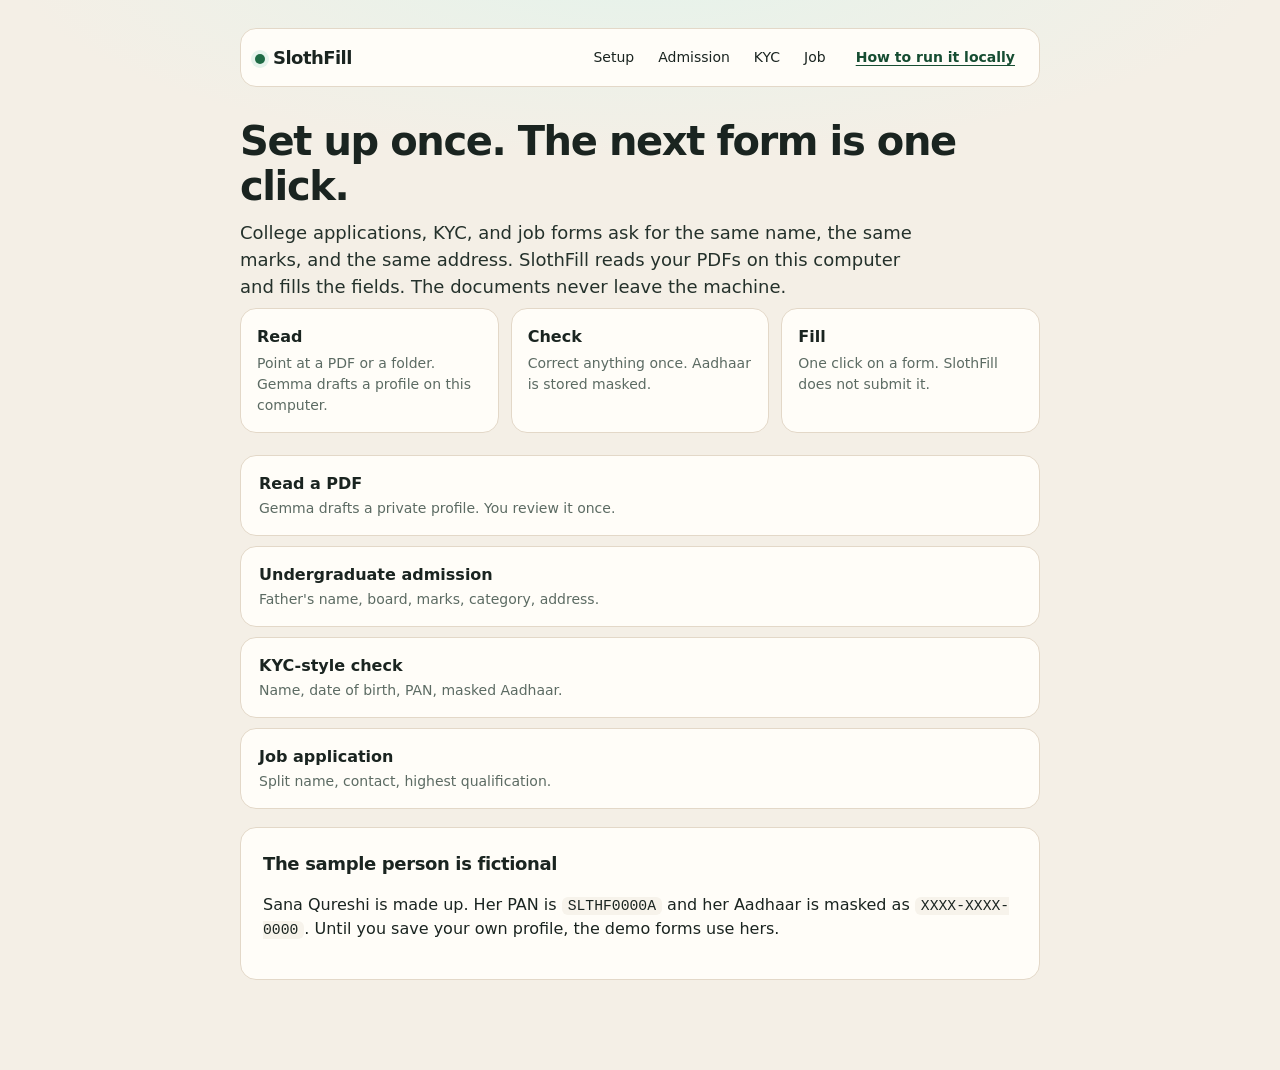
<file: site/index.html>
<!DOCTYPE html>
<html lang="en">
<head>
  <meta charset="utf-8" />
  <meta name="viewport" content="width=device-width, initial-scale=1" />
  <title>SlothFill</title>
  <link rel="stylesheet" href="styles.css?v=2" />
</head>
<body>
  <div class="wrap">
    <header class="site">
      <a class="brand" href="index.html">SlothFill</a>
      <nav>
        <a href="setup.html">Setup</a>
        <a href="admission.html">Admission</a>
        <a href="kyc.html">KYC</a>
        <a href="job.html">Job</a>
        <a class="run-local" href="https://github.com/souravxbera/SlothFill#readme" target="_blank" rel="noopener noreferrer">How to run it locally</a>
      </nav>
    </header>
    <h1>Set up once. The next form is one click.</h1>
    <p class="lede">College applications, KYC, and job forms ask for the same name, the same marks, and the same address. SlothFill reads your PDFs on this computer and fills the fields. The documents never leave the machine.</p>
    <ol class="steps">
      <li><b>Read</b><span>Point at a PDF or a folder. Gemma drafts a profile on this computer.</span></li>
      <li><b>Check</b><span>Correct anything once. Aadhaar is stored masked.</span></li>
      <li><b>Fill</b><span>One click on a form. SlothFill does not submit it.</span></li>
    </ol>
    <div class="forms">
      <a href="setup.html"><b>Read a PDF</b><span>Gemma drafts a private profile. You review it once.</span></a>
      <a href="admission.html"><b>Undergraduate admission</b><span>Father's name, board, marks, category, address.</span></a>
      <a href="kyc.html"><b>KYC-style check</b><span>Name, date of birth, PAN, masked Aadhaar.</span></a>
      <a href="job.html"><b>Job application</b><span>Split name, contact, highest qualification.</span></a>
    </div>
    <div class="card">
      <h2>The sample person is fictional</h2>
      <p>Sana Qureshi is made up. Her PAN is <code>SLTHF0000A</code> and her Aadhaar is masked as <code>XXXX-XXXX-0000</code>. Until you save your own profile, the demo forms use hers.</p>
    </div>
  </div>
</body>
</html>
</file>
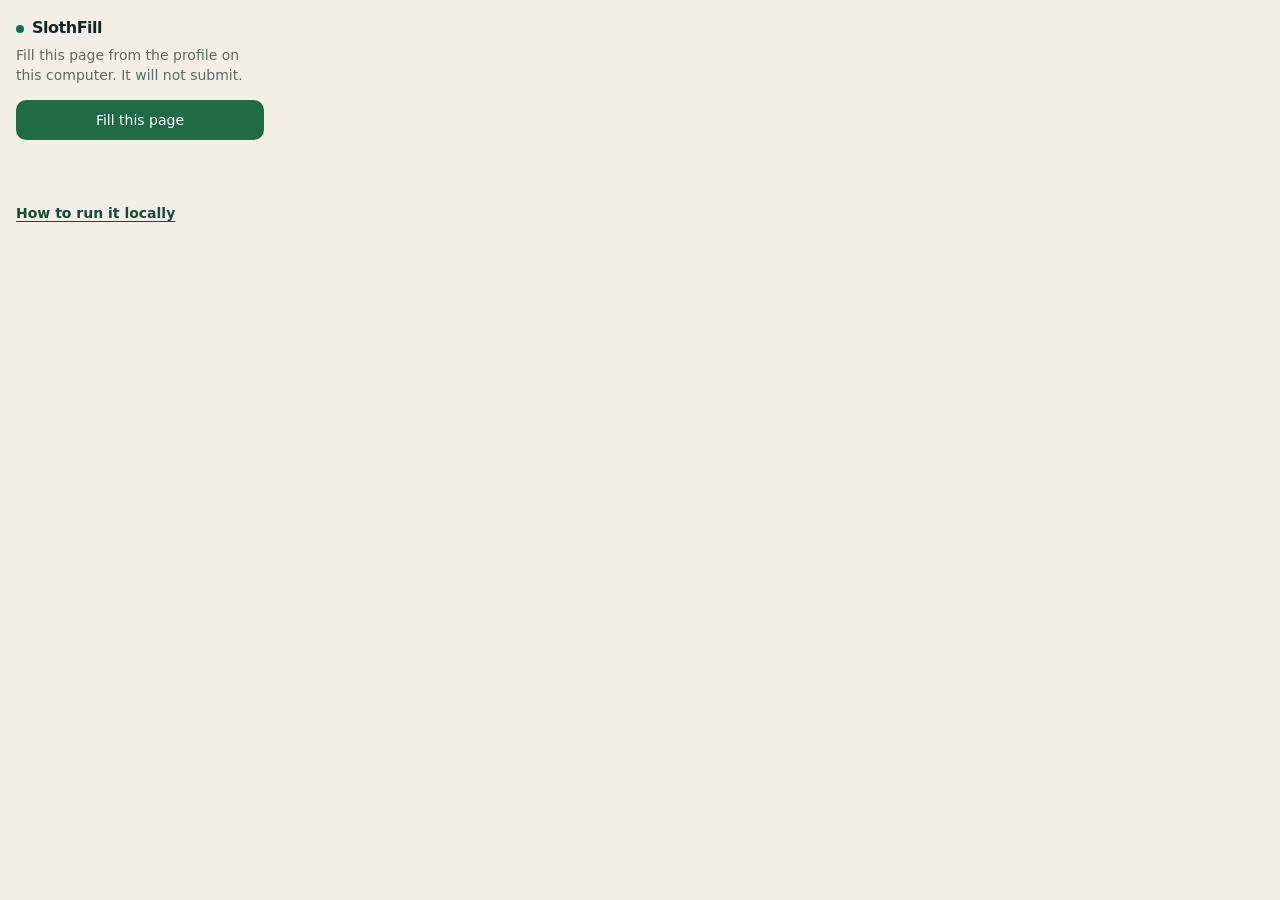
<file: extension/popup.html>
<!DOCTYPE html>
<html lang="en">
<head>
  <meta charset="utf-8" />
  <title>SlothFill</title>
  <style>
    body { margin: 0; width: 280px; font: 14px/1.45 "Segoe UI", system-ui, sans-serif; color: #1a2420; background: #f4efe6; }
    main { padding: 16px; }
    h1 { font-size: 16px; margin: 0 0 6px; letter-spacing: -0.03em; }
    h1::before { content: ""; display: inline-block; width: 8px; height: 8px; margin-right: 8px; border-radius: 50%; background: #1f6b45; box-shadow: 0 0 0 3px #e5f3eb; }
    p { margin: 0; color: #5c6b63; }
    button { width: 100%; margin-top: 14px; border: 0; border-radius: 10px; background: #1f6b45; color: white; padding: 10px; font: inherit; cursor: pointer; }
    button:hover { background: #164d32; }
    button:disabled { opacity: 0.55; cursor: default; }
    #status { margin-top: 10px; min-height: 3.2em; }
    a { display: inline-block; margin-top: 8px; color: #164d32; font-weight: 700; text-underline-offset: 3px; }
  </style>
</head>
<body>
  <main>
    <h1>SlothFill</h1>
    <p>Fill this page from the profile on this computer. It will not submit.</p>
    <button id="fill" type="button">Fill this page</button>
    <p id="status"></p>
    <a href="https://github.com/souravxbera/SlothFill#readme" target="_blank" rel="noopener noreferrer">How to run it locally</a>
  </main>
  <script src="popup.js"></script>
</body>
</html>
</file>
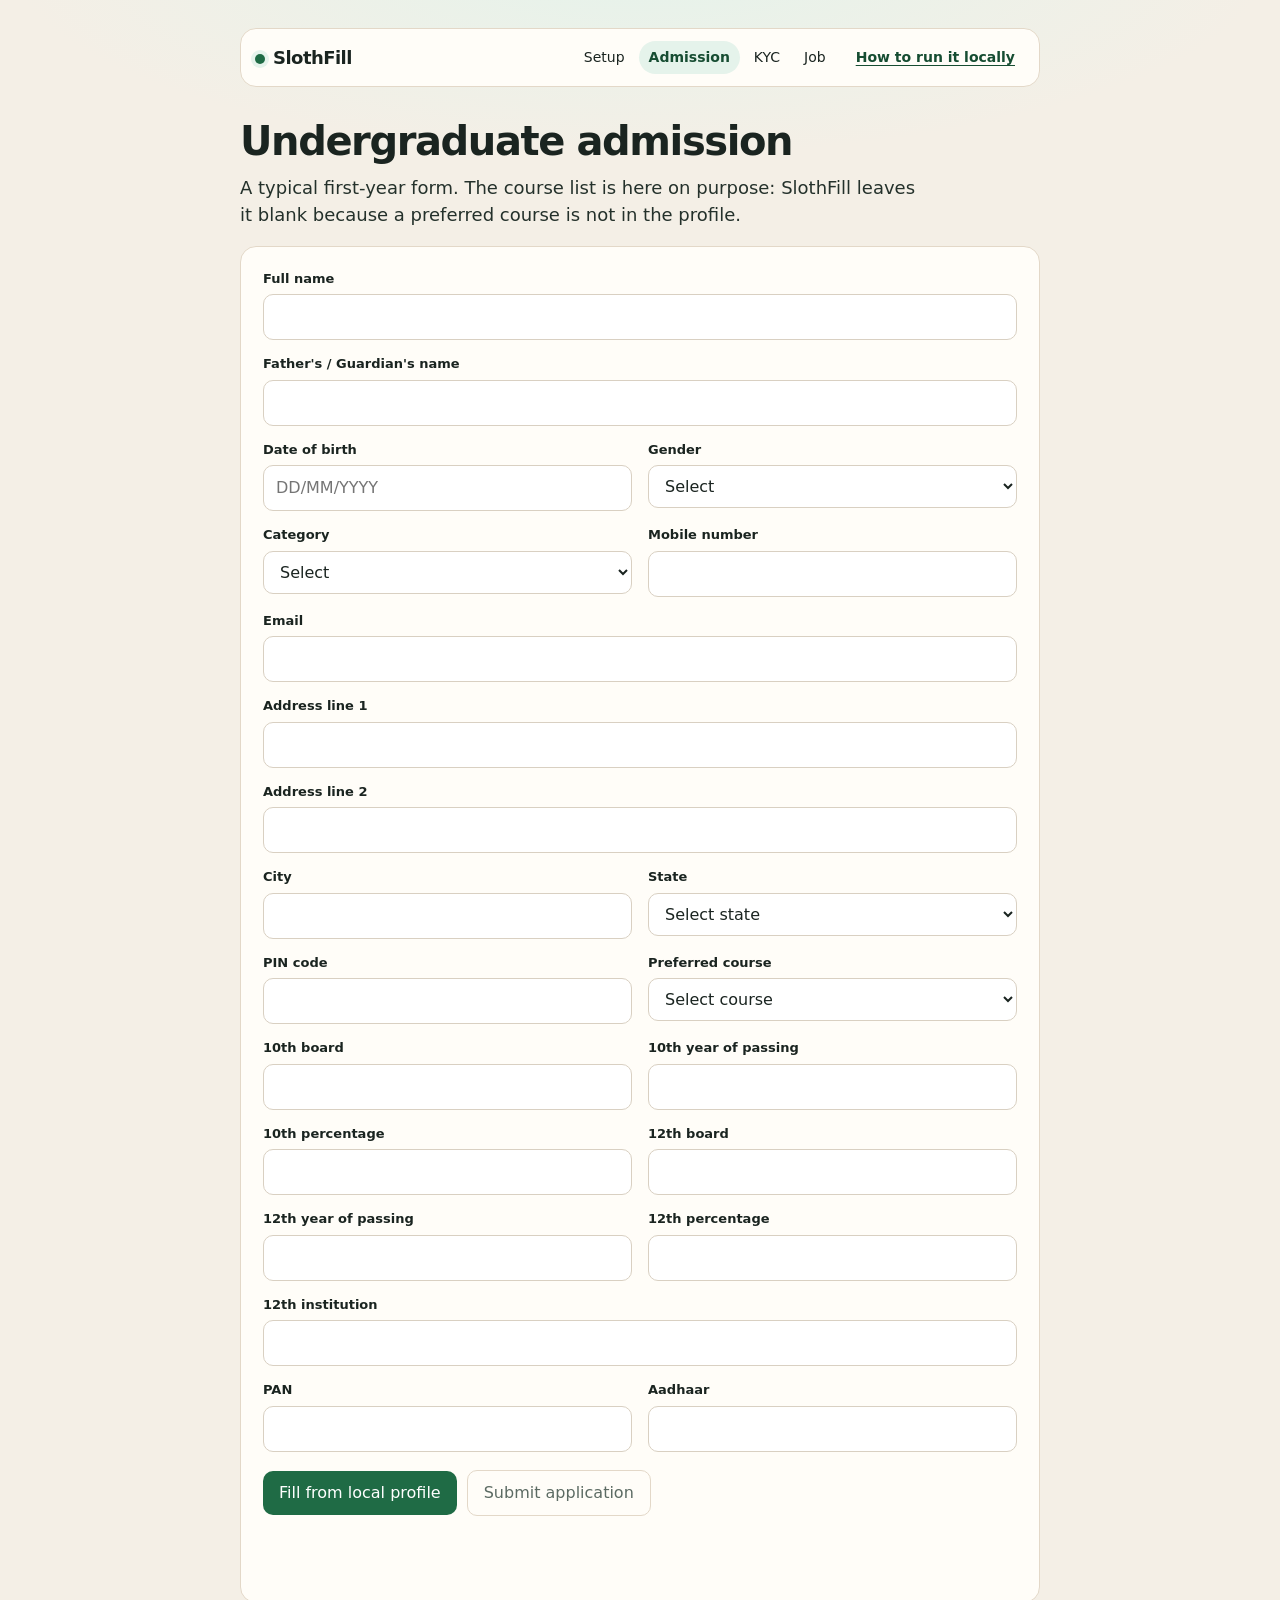
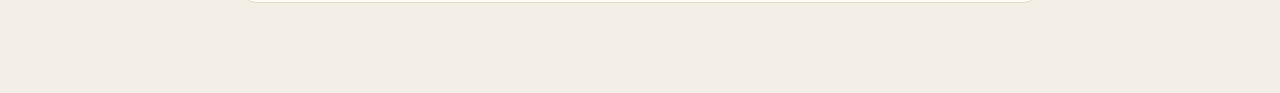
<file: site/admission.html>
<!DOCTYPE html>
<html lang="en">
<head>
  <meta charset="utf-8" />
  <meta name="viewport" content="width=device-width, initial-scale=1" />
  <title>Admission — SlothFill</title>
  <link rel="stylesheet" href="styles.css?v=2" />
</head>
<body>
  <div class="wrap">
    <header class="site">
      <a class="brand" href="index.html">SlothFill</a>
      <nav>
        <a href="setup.html">Setup</a>
        <a class="here" href="admission.html">Admission</a>
        <a href="kyc.html">KYC</a>
        <a href="job.html">Job</a>
        <a class="run-local" href="https://github.com/souravxbera/SlothFill#readme" target="_blank" rel="noopener noreferrer">How to run it locally</a>
      </nav>
    </header>
    <h1>Undergraduate admission</h1>
    <p class="lede">A typical first-year form. The course list is here on purpose: SlothFill leaves it blank because a preferred course is not in the profile.</p>
    <form>
      <div class="grid">
        <div class="field span-2">
          <label for="full_name">Full name</label>
          <input id="full_name" name="full_name" autocomplete="name" />
        </div>
        <div class="field span-2">
          <label for="father_name">Father's / Guardian's name</label>
          <input id="father_name" name="father_name" />
        </div>
        <div class="field">
          <label for="dob">Date of birth</label>
          <input id="dob" name="dob" placeholder="DD/MM/YYYY" />
        </div>
        <div class="field">
          <label for="gender">Gender</label>
          <select id="gender" name="gender">
            <option>Select</option>
            <option>Female</option>
            <option>Male</option>
            <option>Other</option>
          </select>
        </div>
        <div class="field">
          <label for="category">Category</label>
          <select id="category" name="category">
            <option>Select</option>
            <option>General</option>
            <option>OBC</option>
            <option>SC</option>
            <option>ST</option>
            <option>EWS</option>
          </select>
        </div>
        <div class="field">
          <label for="phone">Mobile number</label>
          <input id="phone" name="phone" autocomplete="tel" />
        </div>
        <div class="field span-2">
          <label for="email">Email</label>
          <input id="email" name="email" type="email" autocomplete="email" />
        </div>
        <div class="field span-2">
          <label for="line1">Address line 1</label>
          <input id="line1" name="line1" />
        </div>
        <div class="field span-2">
          <label for="line2">Address line 2</label>
          <input id="line2" name="line2" />
        </div>
        <div class="field">
          <label for="city">City</label>
          <input id="city" name="city" />
        </div>
        <div class="field">
          <label for="state">State</label>
          <select id="state" name="state">
            <option>Select state</option>
            <option>Delhi</option>
            <option>Gujarat</option>
            <option>Karnataka</option>
            <option>Kerala</option>
            <option>Maharashtra</option>
            <option>Rajasthan</option>
            <option>Tamil Nadu</option>
            <option>Uttar Pradesh</option>
            <option>West Bengal</option>
          </select>
        </div>
        <div class="field">
          <label for="pincode">PIN code</label>
          <input id="pincode" name="pincode" />
        </div>
        <div class="field">
          <label for="course">Preferred course</label>
          <select id="course" name="course">
            <option>Select course</option>
            <option>B.A. Economics</option>
            <option>B.Sc. Computer Science</option>
            <option>B.Com</option>
          </select>
        </div>
        <div class="field">
          <label for="board10">10th board</label>
          <input id="board10" name="board10" />
        </div>
        <div class="field">
          <label for="year10">10th year of passing</label>
          <input id="year10" name="year10" />
        </div>
        <div class="field">
          <label for="marks10">10th percentage</label>
          <input id="marks10" name="marks10" />
        </div>
        <div class="field">
          <label for="board12">12th board</label>
          <input id="board12" name="board12" />
        </div>
        <div class="field">
          <label for="year12">12th year of passing</label>
          <input id="year12" name="year12" />
        </div>
        <div class="field">
          <label for="marks12">12th percentage</label>
          <input id="marks12" name="marks12" />
        </div>
        <div class="field span-2">
          <label for="school12">12th institution</label>
          <input id="school12" name="school12" />
        </div>
        <div class="field">
          <label for="pan">PAN</label>
          <input id="pan" name="pan" />
        </div>
        <div class="field">
          <label for="aadhaar">Aadhaar</label>
          <input id="aadhaar" name="aadhaar" />
        </div>
      </div>
      <div class="actions">
        <button type="button" id="slothfill">Fill from local profile</button>
        <button type="submit">Submit application</button>
      </div>
      <p id="slothfill-status" class="status"></p>
    </form>
  </div>
  <script src="fill.js"></script>
</body>
</html>
</file>
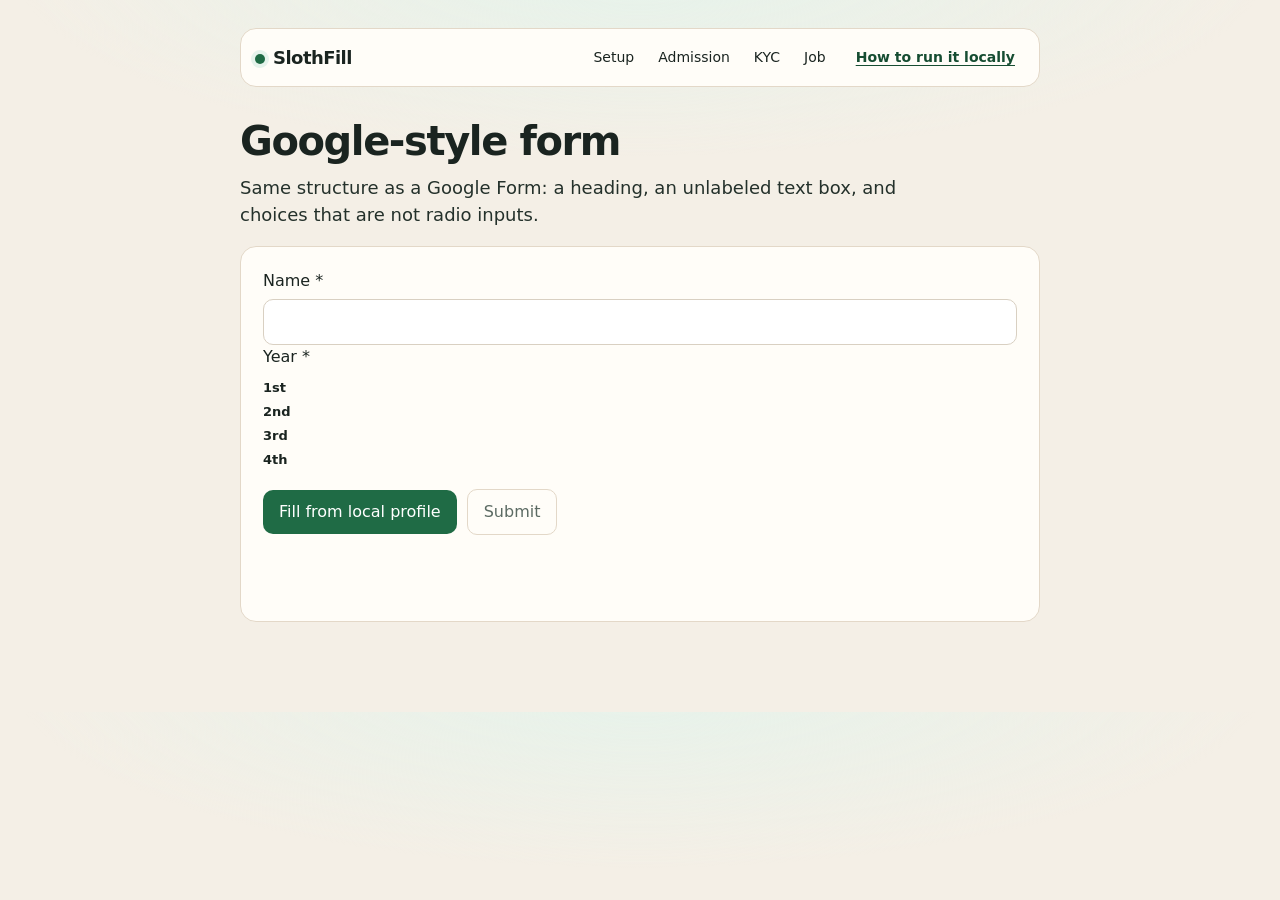
<file: site/google-like.html>
<!DOCTYPE html>
<html lang="en">
<head>
  <meta charset="utf-8" />
  <meta name="viewport" content="width=device-width, initial-scale=1" />
  <title>Google-style form — SlothFill</title>
  <link rel="stylesheet" href="styles.css?v=2" />
</head>
<body>
  <div class="wrap">
    <header class="site">
      <a class="brand" href="index.html">SlothFill</a>
      <nav>
        <a href="setup.html">Setup</a>
        <a href="admission.html">Admission</a>
        <a href="kyc.html">KYC</a>
        <a href="job.html">Job</a>
        <a class="run-local" href="https://github.com/souravxbera/SlothFill#readme" target="_blank" rel="noopener noreferrer">How to run it locally</a>
      </nav>
    </header>
    <h1>Google-style form</h1>
    <p class="lede">Same structure as a Google Form: a heading, an unlabeled text box, and choices that are not radio inputs.</p>
    <form>
      <div role="list">
        <div role="listitem" class="field">
          <div role="heading" id="q-name">Name *</div>
          <input type="text" aria-labelledby="q-name" autocomplete="off" />
        </div>
        <div role="listitem" class="field">
          <div role="heading" id="q-year">Year *</div>
          <div role="radiogroup" aria-labelledby="q-year">
            <label><div role="radio" data-value="1st" aria-checked="false"></div> 1st</label>
            <label><div role="radio" data-value="2nd" aria-checked="false"></div> 2nd</label>
            <label><div role="radio" data-value="3rd" aria-checked="false"></div> 3rd</label>
            <label><div role="radio" data-value="4th" aria-checked="false"></div> 4th</label>
          </div>
        </div>
      </div>
      <div class="actions">
        <button type="button" id="slothfill">Fill from local profile</button>
        <button type="submit">Submit</button>
      </div>
      <p id="slothfill-status" class="status"></p>
    </form>
  </div>
  <script>
    document.querySelectorAll("[role='radio']").forEach((radio) => {
      radio.addEventListener("click", () => {
        const group = radio.closest("[role='radiogroup']");
        group.querySelectorAll("[role='radio']").forEach((item) => {
          item.setAttribute("aria-checked", item === radio ? "true" : "false");
        });
      });
    });
  </script>
  <script src="fill.js"></script>
</body>
</html>
</file>
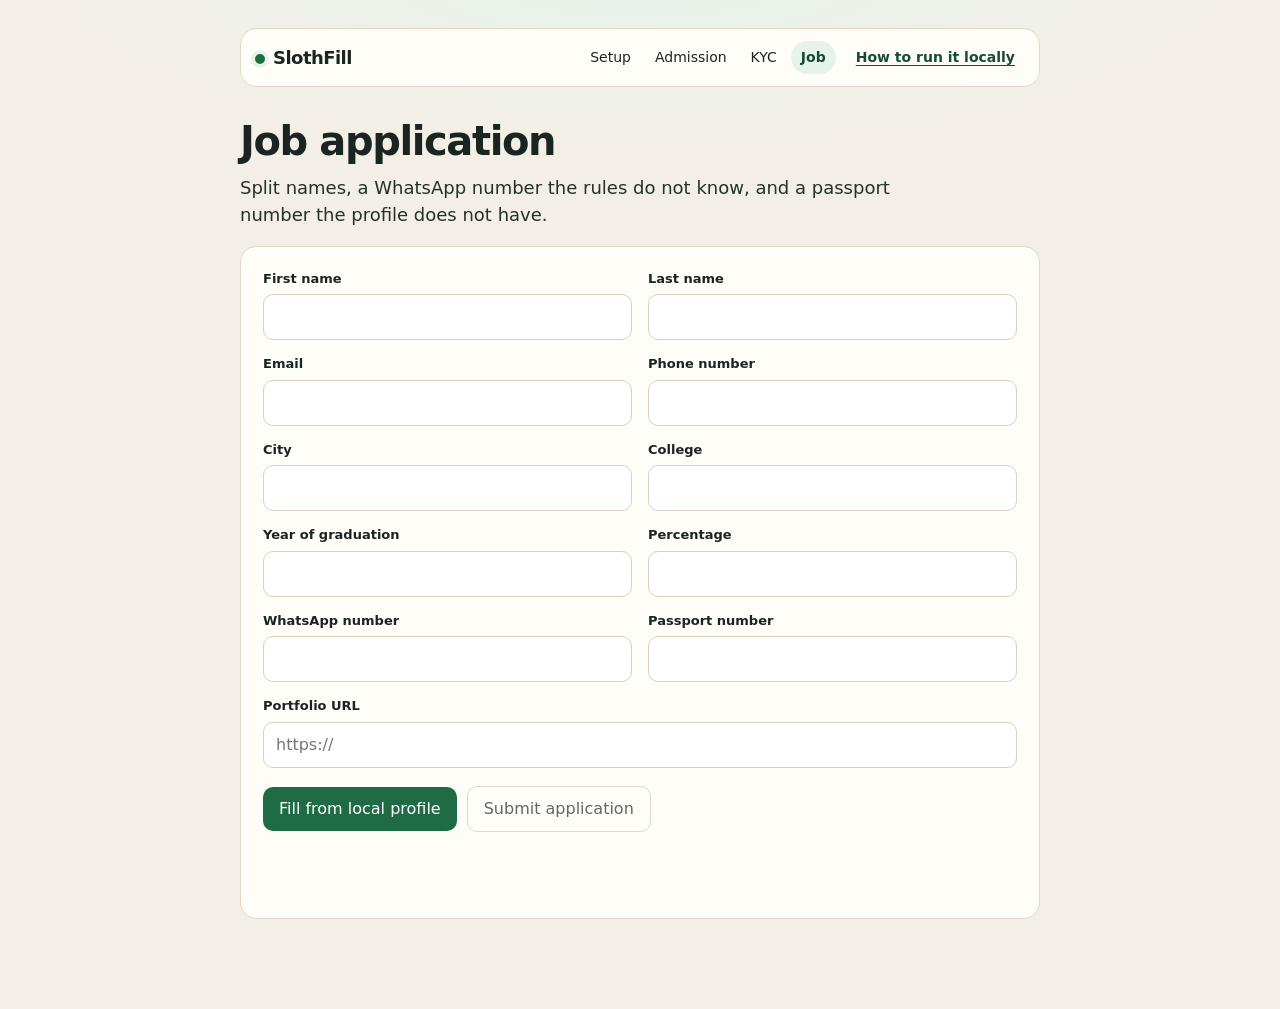
<file: site/job.html>
<!DOCTYPE html>
<html lang="en">
<head>
  <meta charset="utf-8" />
  <meta name="viewport" content="width=device-width, initial-scale=1" />
  <title>Job — SlothFill</title>
  <link rel="stylesheet" href="styles.css?v=2" />
</head>
<body>
  <div class="wrap">
    <header class="site">
      <a class="brand" href="index.html">SlothFill</a>
      <nav>
        <a href="setup.html">Setup</a>
        <a href="admission.html">Admission</a>
        <a href="kyc.html">KYC</a>
        <a class="here" href="job.html">Job</a>
        <a class="run-local" href="https://github.com/souravxbera/SlothFill#readme" target="_blank" rel="noopener noreferrer">How to run it locally</a>
      </nav>
    </header>
    <h1>Job application</h1>
    <p class="lede">Split names, a WhatsApp number the rules do not know, and a passport number the profile does not have.</p>
    <form>
      <div class="grid">
        <div class="field">
          <label for="first">First name</label>
          <input id="first" name="first" />
        </div>
        <div class="field">
          <label for="last">Last name</label>
          <input id="last" name="last" />
        </div>
        <div class="field">
          <label for="email">Email</label>
          <input id="email" name="email" type="email" />
        </div>
        <div class="field">
          <label for="phone">Phone number</label>
          <input id="phone" name="phone" />
        </div>
        <div class="field">
          <label for="city">City</label>
          <input id="city" name="city" />
        </div>
        <div class="field">
          <label for="college">College</label>
          <input id="college" name="college" />
        </div>
        <div class="field">
          <label for="grad_year">Year of graduation</label>
          <input id="grad_year" name="grad_year" />
        </div>
        <div class="field">
          <label for="score">Percentage</label>
          <input id="score" name="score" />
        </div>
        <div class="field">
          <label for="whatsapp">WhatsApp number</label>
          <input id="whatsapp" name="whatsapp" />
        </div>
        <div class="field">
          <label for="passport">Passport number</label>
          <input id="passport" name="passport" />
        </div>
        <div class="field span-2">
          <label for="portfolio">Portfolio URL</label>
          <input id="portfolio" name="portfolio" type="url" placeholder="https://" />
        </div>
      </div>
      <div class="actions">
        <button type="button" id="slothfill">Fill from local profile</button>
        <button type="submit">Submit application</button>
      </div>
      <p id="slothfill-status" class="status"></p>
    </form>
  </div>
  <script src="fill.js"></script>
</body>
</html>
</file>
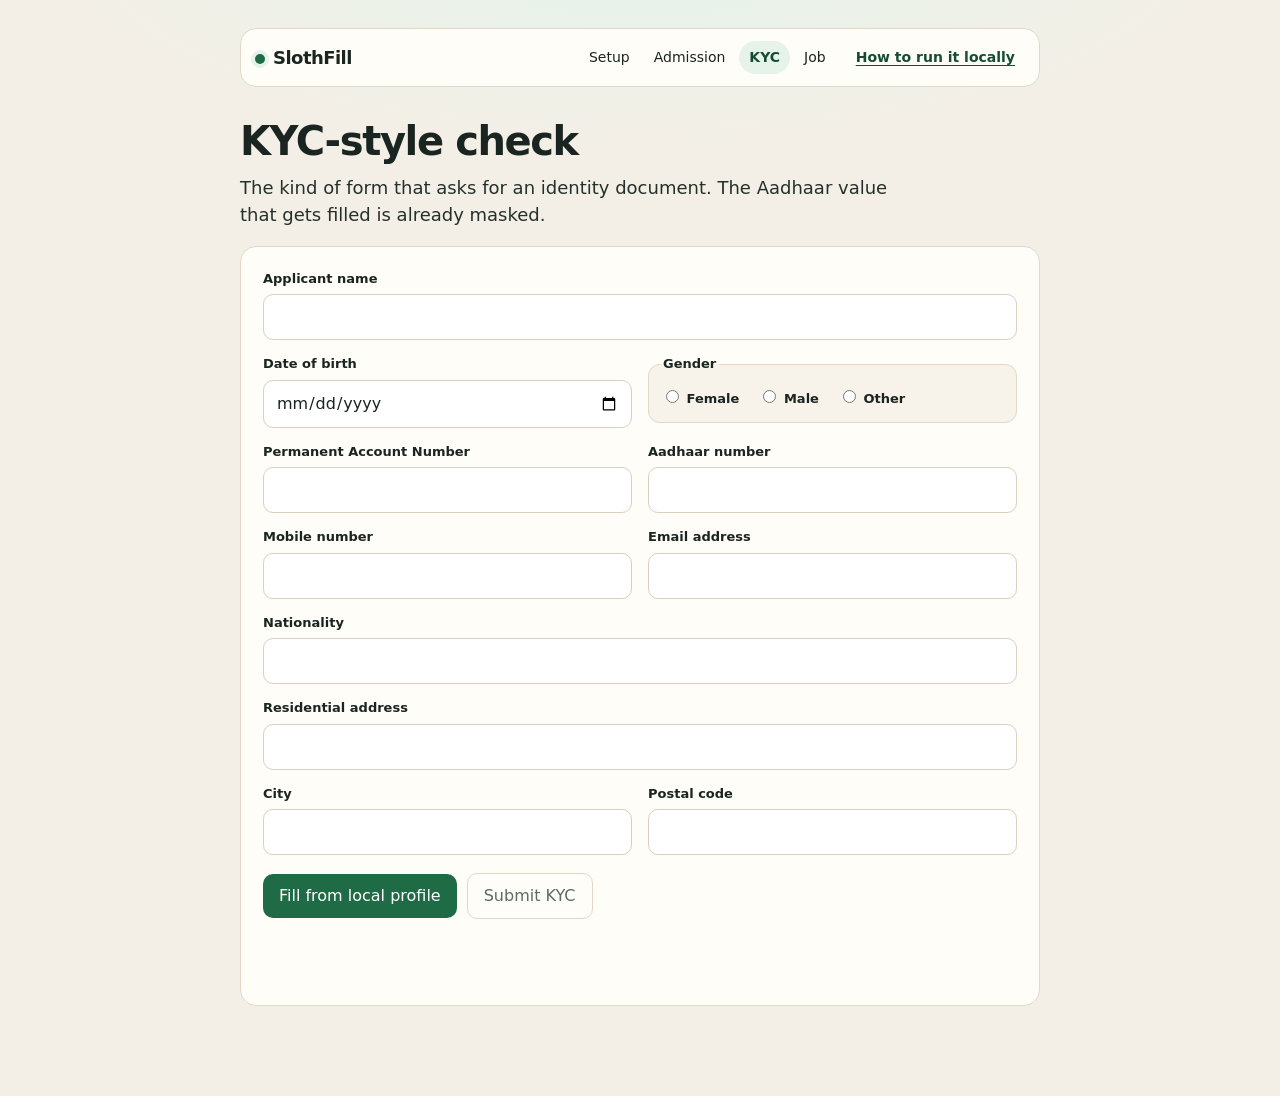
<file: site/kyc.html>
<!DOCTYPE html>
<html lang="en">
<head>
  <meta charset="utf-8" />
  <meta name="viewport" content="width=device-width, initial-scale=1" />
  <title>KYC — SlothFill</title>
  <link rel="stylesheet" href="styles.css?v=2" />
</head>
<body>
  <div class="wrap">
    <header class="site">
      <a class="brand" href="index.html">SlothFill</a>
      <nav>
        <a href="setup.html">Setup</a>
        <a href="admission.html">Admission</a>
        <a class="here" href="kyc.html">KYC</a>
        <a href="job.html">Job</a>
        <a class="run-local" href="https://github.com/souravxbera/SlothFill#readme" target="_blank" rel="noopener noreferrer">How to run it locally</a>
      </nav>
    </header>
    <h1>KYC-style check</h1>
    <p class="lede">The kind of form that asks for an identity document. The Aadhaar value that gets filled is already masked.</p>
    <form>
      <div class="grid">
        <div class="field span-2">
          <label for="applicant_name">Applicant name</label>
          <input id="applicant_name" name="applicant_name" />
        </div>
        <div class="field">
          <label for="birth">Date of birth</label>
          <input id="birth" name="birth" type="date" />
        </div>
        <div class="field">
          <fieldset>
            <legend>Gender</legend>
            <label><input type="radio" name="gender" value="Female" /> Female</label>
            <label><input type="radio" name="gender" value="Male" /> Male</label>
            <label><input type="radio" name="gender" value="Other" /> Other</label>
          </fieldset>
        </div>
        <div class="field">
          <label for="pan_number">Permanent Account Number</label>
          <input id="pan_number" name="pan_number" />
        </div>
        <div class="field">
          <label for="aadhaar_number">Aadhaar number</label>
          <input id="aadhaar_number" name="aadhaar_number" />
        </div>
        <div class="field">
          <label for="mobile">Mobile number</label>
          <input id="mobile" name="mobile" />
        </div>
        <div class="field">
          <label for="mail">Email address</label>
          <input id="mail" name="mail" type="email" />
        </div>
        <div class="field span-2">
          <label for="nationality">Nationality</label>
          <input id="nationality" name="nationality" />
        </div>
        <div class="field span-2">
          <label for="street">Residential address</label>
          <input id="street" name="street" />
        </div>
        <div class="field">
          <label for="city">City</label>
          <input id="city" name="city" />
        </div>
        <div class="field">
          <label for="postal">Postal code</label>
          <input id="postal" name="postal" />
        </div>
      </div>
      <div class="actions">
        <button type="button" id="slothfill">Fill from local profile</button>
        <button type="submit">Submit KYC</button>
      </div>
      <p id="slothfill-status" class="status"></p>
    </form>
  </div>
  <script src="fill.js"></script>
</body>
</html>
</file>
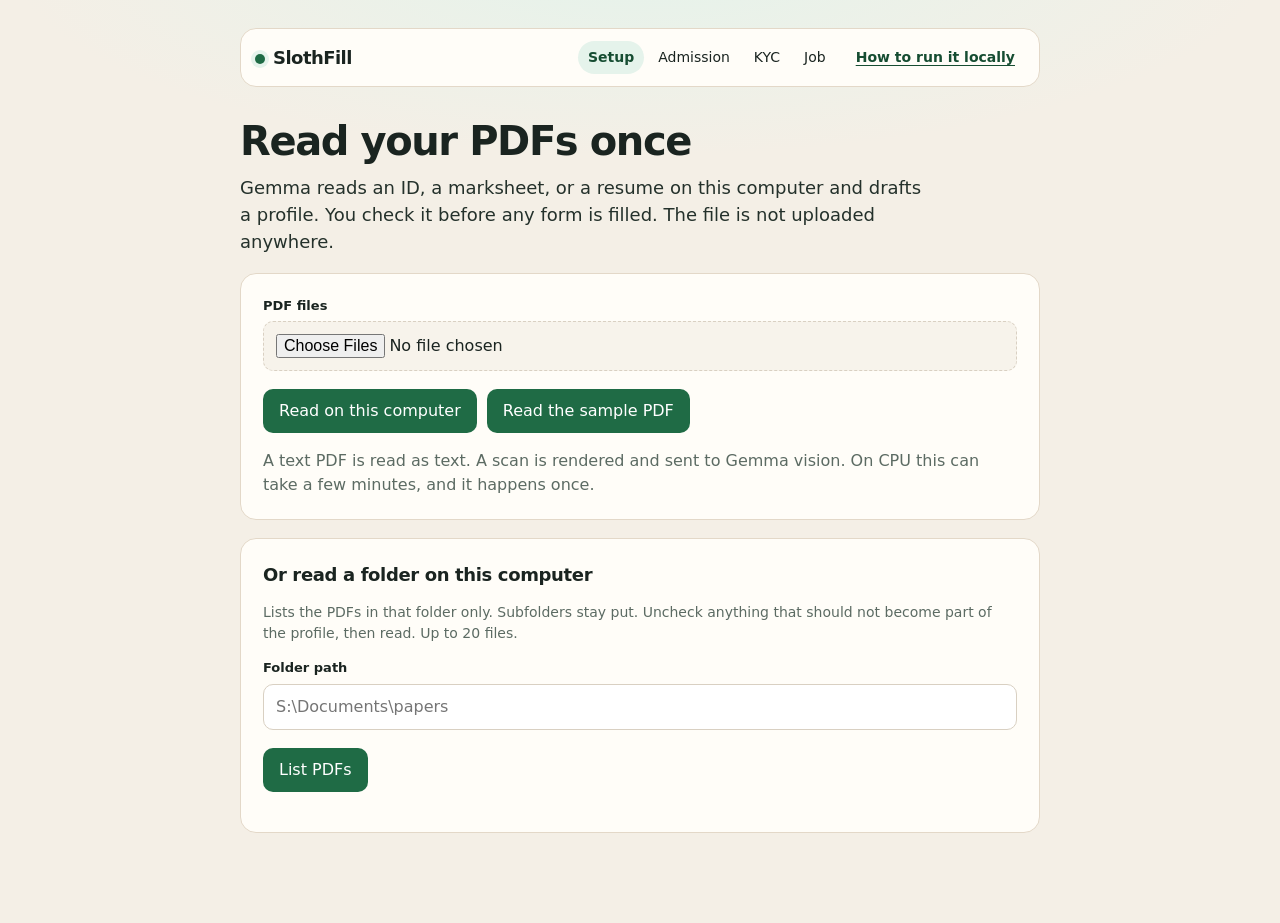
<file: site/setup.html>
<!DOCTYPE html>
<html lang="en">
<head>
  <meta charset="utf-8" />
  <meta name="viewport" content="width=device-width, initial-scale=1" />
  <title>Read PDFs — SlothFill</title>
  <link rel="stylesheet" href="styles.css?v=2" />
</head>
<body>
  <div class="wrap">
    <header class="site">
      <a class="brand" href="index.html">SlothFill</a>
      <nav>
        <a class="here" href="setup.html">Setup</a>
        <a href="admission.html">Admission</a>
        <a href="kyc.html">KYC</a>
        <a href="job.html">Job</a>
        <a class="run-local" href="https://github.com/souravxbera/SlothFill#readme" target="_blank" rel="noopener noreferrer">How to run it locally</a>
      </nav>
    </header>
    <h1>Read your PDFs once</h1>
    <p class="lede">Gemma reads an ID, a marksheet, or a resume on this computer and drafts a profile. You check it before any form is filled. The file is not uploaded anywhere.</p>
    <form id="upload">
      <div class="field">
        <label for="pdfs">PDF files</label>
        <input id="pdfs" name="pdfs" type="file" accept="application/pdf,.pdf" multiple />
      </div>
      <div class="actions">
        <button type="submit" id="read">Read on this computer</button>
        <button type="button" id="sample">Read the sample PDF</button>
      </div>
      <p id="slothfill-status" class="status">A text PDF is read as text. A scan is rendered and sent to Gemma vision. On CPU this can take a few minutes, and it happens once.</p>
    </form>
    <form id="folder-form">
      <h2>Or read a folder on this computer</h2>
      <p class="note">Lists the PDFs in that folder only. Subfolders stay put. Uncheck anything that should not become part of the profile, then read. Up to 20 files.</p>
      <div class="field">
        <label for="folder">Folder path</label>
        <input id="folder" name="folder" type="text" placeholder="S:\Documents\papers" autocomplete="off" />
      </div>
      <div class="actions">
        <button type="submit" id="list">List PDFs</button>
      </div>
      <ul id="pdf-list" class="pdf-list" hidden></ul>
      <div class="actions">
        <button type="button" id="read-folder" hidden>Read selected</button>
      </div>
      <div id="scan" class="scan" hidden>
        <div id="scan-label" class="scan-label">Waiting to read.</div>
        <progress id="scan-bar" max="1" value="0"></progress>
      </div>
    </form>
  </div>
  <script src="setup.js"></script>
</body>
</html>
</file>
<file: site/styles.css>
:root {
  --paper: #f4efe6;
  --ink: #1a2420;
  --muted: #5c6b63;
  --line: #e3d8c8;
  --moss: #1f6b45;
  --moss-deep: #164d32;
  --sure: #e7f6ee;
  --unsure: #fff6d8;
  --card: #fffdf8;
  --soft: #f7f3eb;
}

* { box-sizing: border-box; }

body {
  margin: 0;
  background:
    radial-gradient(900px 280px at 50% -40px, #e5f3eb, transparent 70%),
    var(--paper);
  color: var(--ink);
  font: 16px/1.5 "Segoe UI", system-ui, sans-serif;
}

a { color: var(--moss-deep); }

.wrap { max-width: 840px; margin: 0 auto; padding: 28px 20px 72px; }

header.site {
  display: flex;
  justify-content: space-between;
  align-items: center;
  gap: 16px;
  margin-bottom: 32px;
  padding: 12px 14px;
  background: var(--card);
  border: 1px solid var(--line);
  border-radius: 16px;
  position: sticky;
  top: 12px;
  z-index: 2;
}

header.site a.brand {
  color: inherit;
  text-decoration: none;
  font-weight: 700;
  letter-spacing: -0.03em;
  font-size: 18px;
}

header.site a.brand::before {
  content: "";
  display: inline-block;
  width: 10px;
  height: 10px;
  margin-right: 8px;
  border-radius: 50%;
  background: var(--moss);
  box-shadow: 0 0 0 4px #e5f3eb;
}

header.site nav { display: flex; flex-wrap: wrap; gap: 4px; align-items: center; }

header.site nav a {
  color: var(--ink);
  text-decoration: none;
  font-size: 14px;
  padding: 6px 10px;
  border-radius: 999px;
}

header.site nav a:hover { background: var(--soft); }
header.site nav a.here { background: #e5f3eb; color: var(--moss-deep); font-weight: 650; }
header.site nav a.run-local {
  color: var(--moss-deep);
  font-weight: 700;
  text-decoration: underline;
  text-underline-offset: 3px;
  border-radius: 0;
  margin-left: 6px;
}
header.site nav a.run-local:hover { background: transparent; }

h1 { font-size: 40px; line-height: 1.12; letter-spacing: -0.035em; margin: 0 0 10px; }
h2 { font-size: 18px; margin: 0 0 8px; color: var(--ink); font-weight: 700; letter-spacing: -0.02em; }
.lede { font-size: 18px; margin: 0 0 8px; max-width: 38em; color: #24312b; }

a.run-local {
  font-weight: 700;
  text-underline-offset: 3px;
}

.steps {
  list-style: none;
  padding: 0;
  margin: 0 0 22px;
  display: grid;
  grid-template-columns: repeat(3, 1fr);
  gap: 12px;
}

.steps li {
  background: var(--card);
  border: 1px solid var(--line);
  border-radius: 16px;
  padding: 16px;
}

.steps b { display: block; margin-bottom: 4px; }
.steps span { display: block; color: var(--muted); font-size: 14px; }

.card {
  background: var(--card);
  border: 1px solid var(--line);
  border-radius: 16px;
  padding: 22px;
  margin: 18px 0;
}

.forms { display: grid; gap: 10px; }

.forms a {
  display: flex;
  flex-direction: column;
  gap: 2px;
  padding: 16px 18px;
  border: 1px solid var(--line);
  border-radius: 16px;
  background: var(--card);
  text-decoration: none;
  color: inherit;
}

.forms a:hover { border-color: #8fbfa4; background: #fbfffc; }
.forms a b { font-size: 16px; }
.forms a span { color: var(--muted); font-size: 14px; }

form {
  background: var(--card);
  border: 1px solid var(--line);
  border-radius: 16px;
  padding: 22px;
  margin: 18px 0;
}

form .grid { display: grid; grid-template-columns: 1fr 1fr; gap: 14px 16px; }
form .span-2 { grid-column: 1 / -1; }

@media (max-width: 720px) {
  h1 { font-size: 32px; }
  header.site { position: static; flex-direction: column; align-items: flex-start; }
  header.site nav a.run-local { margin-left: 0; }
  .steps { grid-template-columns: 1fr; }
  form .grid { grid-template-columns: 1fr; }
  form .span-2 { grid-column: auto; }
}

.field { display: flex; flex-direction: column; gap: 6px; }
.field label, .field legend, .label { font-size: 13px; font-weight: 650; }

fieldset {
  border: 1px solid var(--line);
  border-radius: 12px;
  margin: 0;
  padding: 12px;
  background: var(--soft);
}

fieldset label { font-weight: 450; margin-right: 14px; }

input, select, textarea {
  font: inherit;
  color: inherit;
  background: white;
  border: 1px solid #d9d0c2;
  border-radius: 10px;
  padding: 10px 12px;
  width: 100%;
}

input:focus, select:focus, textarea:focus {
  outline: 3px solid #d7ebdf;
  border-color: var(--moss);
}

input[type="file"] {
  padding: 12px;
  background: var(--soft);
  border-style: dashed;
}

input[type="checkbox"], input[type="radio"] { width: auto; }

.actions { display: flex; flex-wrap: wrap; gap: 10px; align-items: center; margin-top: 18px; }

button {
  font: inherit;
  border: 0;
  border-radius: 10px;
  padding: 10px 16px;
  cursor: pointer;
}

button:disabled { opacity: 0.55; cursor: default; }
button:focus-visible, a:focus-visible { outline: 3px solid #d7ebdf; outline-offset: 2px; }

#slothfill, #read, #sample, #save, #list, #read-folder {
  background: var(--moss);
  color: white;
}

#slothfill:hover, #read:hover, #sample:hover, #save:hover, #list:hover, #read-folder:hover {
  background: var(--moss-deep);
}

button[type="submit"] {
  background: transparent;
  color: var(--muted);
  border: 1px solid var(--line);
}

#read, #save, #list { background: var(--moss); color: white; border: 0; }

.actions a {
  font-size: 14px;
  font-weight: 700;
  text-underline-offset: 3px;
}

.status { min-height: 3em; color: var(--muted); margin-bottom: 0; }

.pdf-list { list-style: none; padding: 0; margin: 14px 0 0; }
.pdf-list li {
  display: flex;
  align-items: center;
  gap: 10px;
  padding: 8px 0;
  border-bottom: 1px solid var(--line);
}

.scan {
  margin-top: 16px;
  padding: 12px 14px;
  border-radius: 12px;
  background: var(--soft);
}

.scan-label { font-weight: 700; min-height: 1.5em; }

progress {
  width: 100%;
  height: 10px;
  margin-top: 8px;
  border: 0;
  border-radius: 999px;
  overflow: hidden;
  accent-color: var(--moss);
}

.field.is-sure input, .field.is-sure select, .field.is-sure textarea,
[role="listitem"].is-sure input {
  background: var(--sure);
  outline: 2px solid var(--moss);
}

.field.is-unsure input, .field.is-unsure select, .field.is-unsure textarea,
[role="listitem"].is-unsure input {
  background: var(--unsure);
  outline: 2px solid #a88416;
}

fieldset.is-sure { box-shadow: inset 3px 0 0 var(--moss); background: var(--sure); }
fieldset.is-unsure { box-shadow: inset 3px 0 0 #a88416; background: var(--unsure); }

.note { font-size: 14px; color: var(--muted); }
code { font-family: Consolas, monospace; font-size: 0.92em; background: var(--soft); padding: 1px 6px; border-radius: 6px; }

footer.site-foot {
  margin-top: 8px;
  padding-top: 16px;
  color: var(--muted);
  font-size: 14px;
}
</file>
